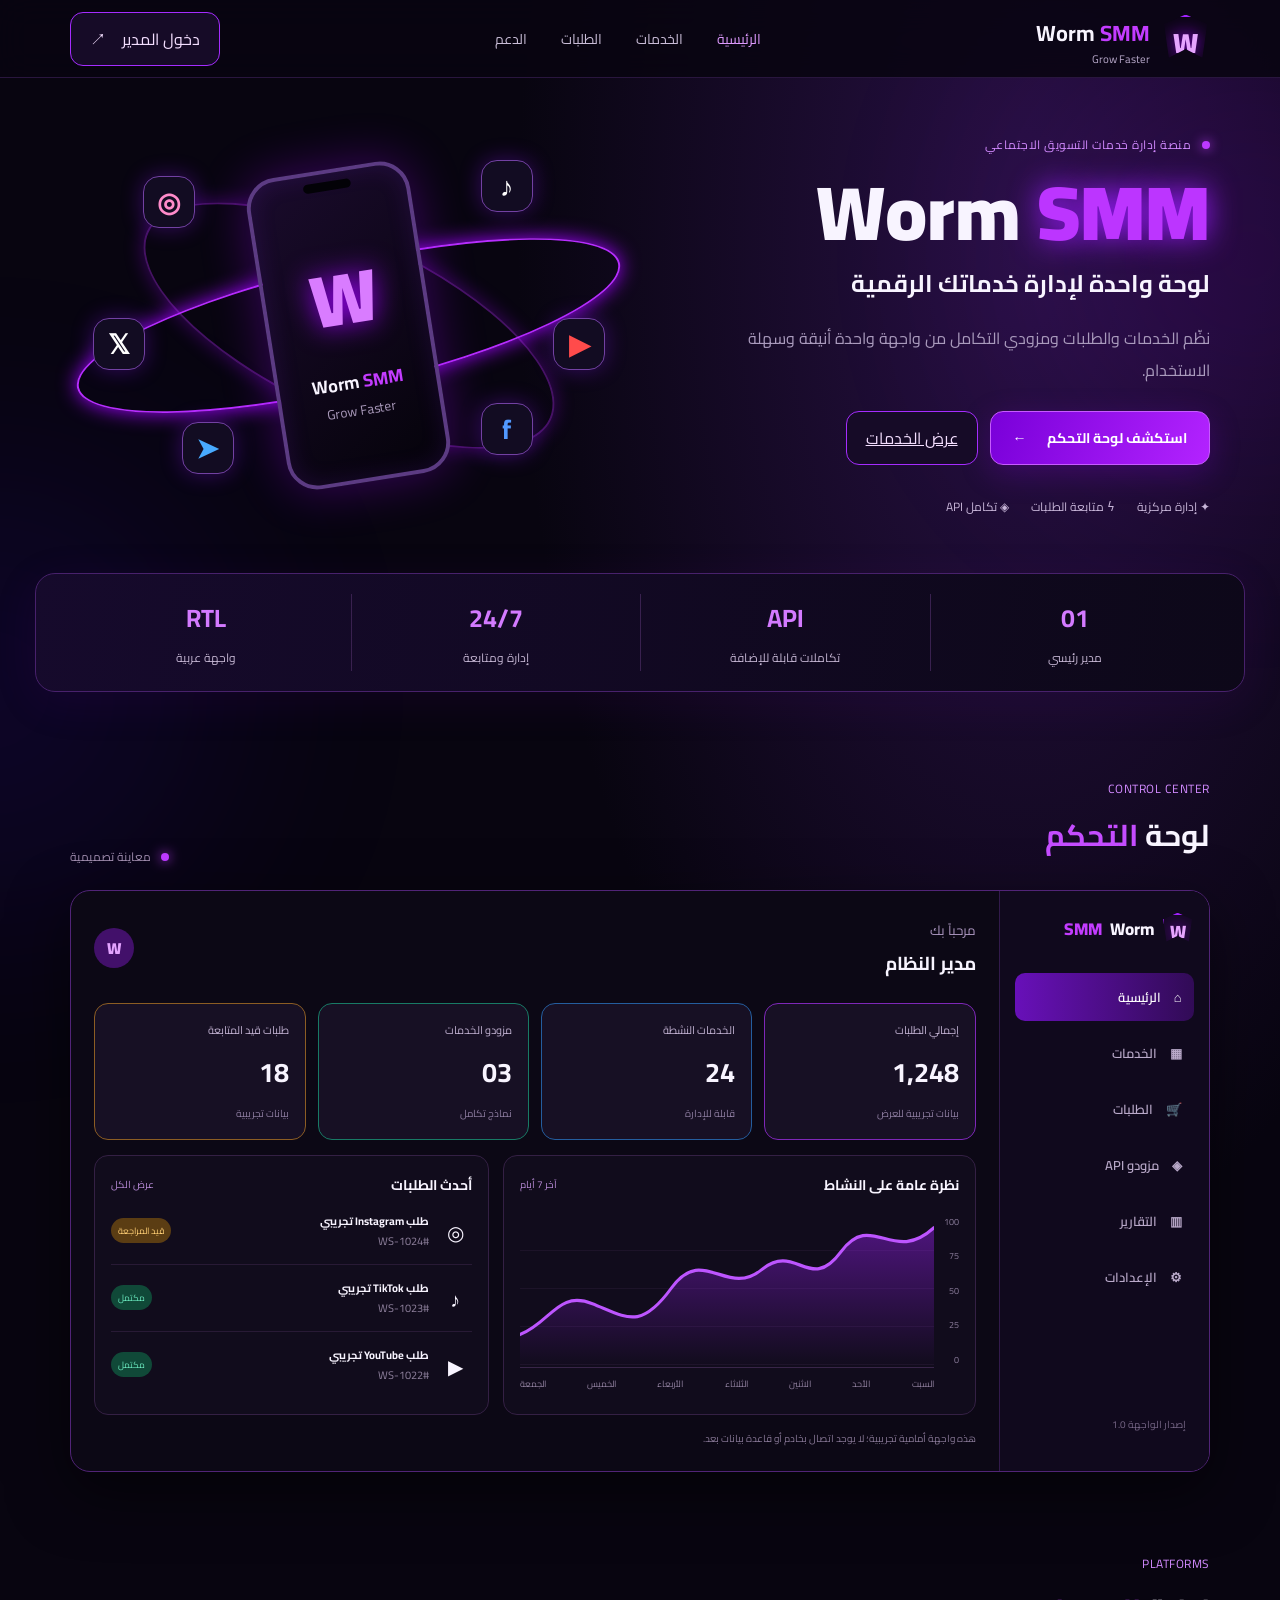
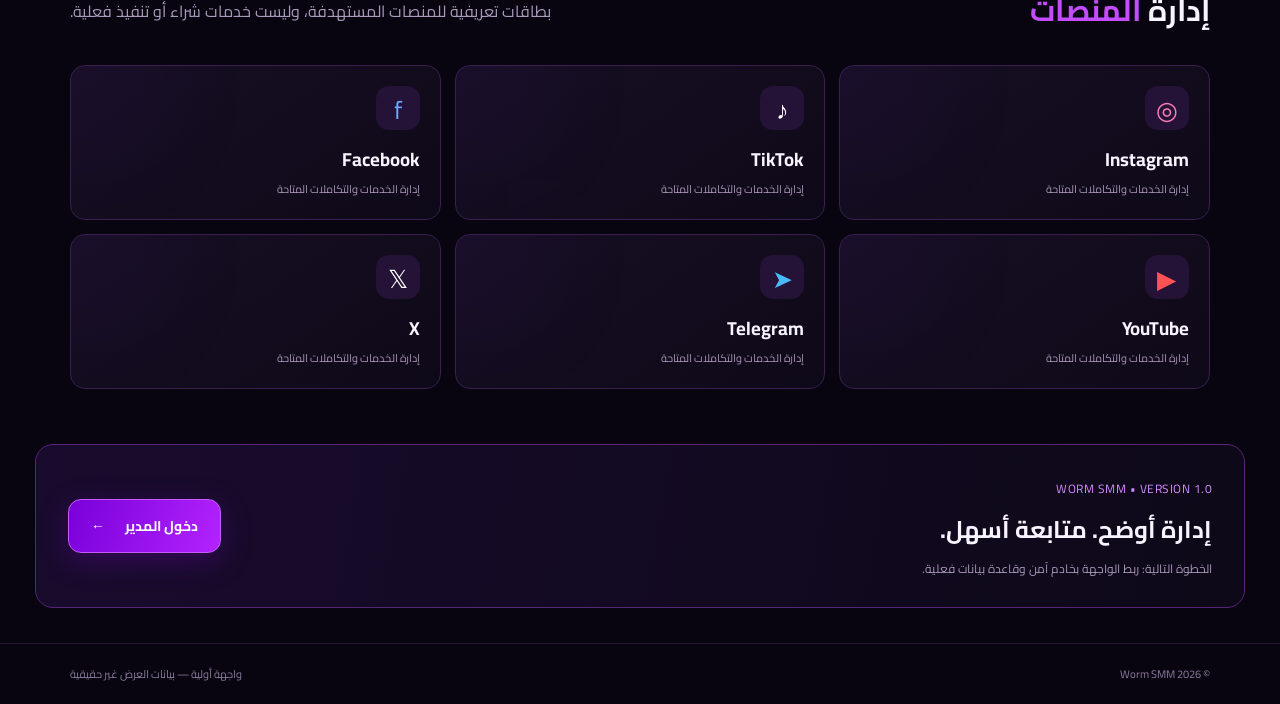
<file: index.html>
<!doctype html>
<html lang="ar" dir="rtl">
<head>
  <meta charset="utf-8">
  <meta name="viewport" content="width=device-width, initial-scale=1">
  <meta name="theme-color" content="#090511">
  <title>Worm SMM | لوحة الإدارة</title>
  <link rel="stylesheet" href="assets/style.css">
</head>
<body>
  <div class="ambient ambient-a"></div><div class="ambient ambient-b"></div>
  <header class="topbar">
    <a class="brand" href="#" aria-label="Worm SMM">
      <span class="brand-mark">W</span><span><b>Worm <em>SMM</em></b><small>Grow Faster</small></span>
    </a>
    <button class="menu-toggle" id="menuToggle" aria-label="فتح القائمة">☰</button>
    <nav class="topnav">
      <a class="active" href="#home">الرئيسية</a><a href="#services">الخدمات</a>
      <a href="#orders">الطلبات</a><a href="#support">الدعم</a>
    </nav>
    <button class="outline-btn" id="loginOpen">دخول المدير　↗</button>
  </header>

  <main>
    <section class="hero" id="home">
      <div class="hero-copy">
        <div class="eyebrow"><span class="dot"></span> منصة إدارة خدمات التسويق الاجتماعي</div>
        <h1>Worm <span>SMM</span></h1>
        <h2>لوحة واحدة لإدارة خدماتك الرقمية</h2>
        <p>نظّم الخدمات والطلبات ومزودي التكامل من واجهة واحدة أنيقة وسهلة الاستخدام.</p>
        <div class="hero-actions"><a class="primary-btn" href="#dashboard">استكشف لوحة التحكم <span>←</span></a><a class="secondary-btn" href="#services">عرض الخدمات</a></div>
        <div class="trust-row"><span>✦ إدارة مركزية</span><span>ϟ متابعة الطلبات</span><span>◈ تكامل API</span></div>
      </div>
      <div class="hero-art">
        <div class="orbit orbit-one"></div><div class="orbit orbit-two"></div>
        <div class="phone"><div class="phone-camera"></div><div class="phone-logo">W</div><b>Worm <em>SMM</em></b><small>Grow Faster</small></div>
        <div class="social s1">◎</div><div class="social s2">♪</div><div class="social s3">▶</div><div class="social s4">➤</div><div class="social s5">f</div><div class="social s6">𝕏</div>
      </div>
    </section>

    <section class="metrics">
      <div><strong>01</strong><span>مدير رئيسي</span></div><div><strong>API</strong><span>تكاملات قابلة للإضافة</span></div>
      <div><strong>24/7</strong><span>إدارة ومتابعة</span></div><div><strong>RTL</strong><span>واجهة عربية</span></div>
    </section>

    <section class="section" id="dashboard">
      <div class="section-heading"><div><span class="eyebrow">CONTROL CENTER</span><h2>لوحة <em>التحكم</em></h2></div><span class="live"><i></i> معاينة تصميمية</span></div>
      <div class="dashboard">
        <aside class="sidebar">
          <div class="side-brand"><span class="mini-mark">W</span> Worm <em>SMM</em></div>
          <button class="side-link selected" data-view="overview">⌂　الرئيسية</button>
          <button class="side-link" data-view="services">▦　الخدمات</button>
          <button class="side-link" data-view="orders">🛒　الطلبات</button>
          <button class="side-link" data-view="providers">◈　مزودو API</button>
          <button class="side-link" data-view="reports">▥　التقارير</button>
          <button class="side-link" data-view="settings">⚙　الإعدادات</button>
          <div class="sidebar-foot">إصدار الواجهة 1.0</div>
        </aside>
        <div class="dash-content">
          <div class="dash-top"><div><small>مرحباً بك</small><h3>مدير النظام</h3></div><div class="avatar">W</div></div>
          <div class="stat-grid">
            <article class="stat-card purple"><span>إجمالي الطلبات</span><b>1,248</b><small>بيانات تجريبية للعرض</small></article>
            <article class="stat-card blue"><span>الخدمات النشطة</span><b>24</b><small>قابلة للإدارة</small></article>
            <article class="stat-card green"><span>مزودو الخدمات</span><b>03</b><small>نماذج تكامل</small></article>
            <article class="stat-card amber"><span>طلبات قيد المتابعة</span><b>18</b><small>بيانات تجريبية</small></article>
          </div>
          <div class="dash-lower">
            <article class="panel chart-panel"><div class="panel-title"><h3>نظرة عامة على النشاط</h3><span>آخر 7 أيام</span></div>
              <div class="chart"><div class="chart-y"><span>100</span><span>75</span><span>50</span><span>25</span><span>0</span></div><svg viewBox="0 0 600 190" preserveAspectRatio="none" role="img" aria-label="رسم بياني تجريبي"><defs><linearGradient id="fill" x1="0" x2="0" y1="0" y2="1"><stop offset="0" stop-color="#a020ff" stop-opacity=".42"/><stop offset="1" stop-color="#a020ff" stop-opacity="0"/></linearGradient></defs><path d="M0 150 C45 135 55 95 105 112 S175 145 220 92 S300 105 350 70 S420 100 465 48 S540 65 600 18 L600 190 L0 190Z" fill="url(#fill)"/><path d="M0 150 C45 135 55 95 105 112 S175 145 220 92 S300 105 350 70 S420 100 465 48 S540 65 600 18" fill="none" stroke="#bd55ff" stroke-width="4" stroke-linecap="round"/></svg></div>
              <div class="chart-labels"><span>السبت</span><span>الأحد</span><span>الاثنين</span><span>الثلاثاء</span><span>الأربعاء</span><span>الخميس</span><span>الجمعة</span></div>
            </article>
            <article class="panel recent"><div class="panel-title"><h3>أحدث الطلبات</h3><a href="#orders">عرض الكل</a></div>
              <div class="order-row"><span class="platform instagram">◎</span><div><b>طلب Instagram تجريبي</b><small>#WS-1024</small></div><span class="status pending">قيد المراجعة</span></div>
              <div class="order-row"><span class="platform tiktok">♪</span><div><b>طلب TikTok تجريبي</b><small>#WS-1023</small></div><span class="status done">مكتمل</span></div>
              <div class="order-row"><span class="platform youtube">▶</span><div><b>طلب YouTube تجريبي</b><small>#WS-1022</small></div><span class="status done">مكتمل</span></div>
            </article>
          </div>
          <div class="view-note" id="viewNote">هذه واجهة أمامية تجريبية؛ لا يوجد اتصال بخادم أو قاعدة بيانات بعد.</div>
        </div>
      </div>
    </section>

    <section class="section services-section" id="services">
      <div class="section-heading"><div><span class="eyebrow">PLATFORMS</span><h2>إدارة <em>المنصات</em></h2></div><p>بطاقات تعريفية للمنصات المستهدفة، وليست خدمات شراء أو تنفيذ فعلية.</p></div>
      <div class="platform-grid">
        <article class="platform-card"><span class="platform-logo instagram">◎</span><h3>Instagram</h3><p>إدارة الخدمات والتكاملات المتاحة</p></article>
        <article class="platform-card"><span class="platform-logo tiktok">♪</span><h3>TikTok</h3><p>إدارة الخدمات والتكاملات المتاحة</p></article>
        <article class="platform-card"><span class="platform-logo facebook">f</span><h3>Facebook</h3><p>إدارة الخدمات والتكاملات المتاحة</p></article>
        <article class="platform-card"><span class="platform-logo youtube">▶</span><h3>YouTube</h3><p>إدارة الخدمات والتكاملات المتاحة</p></article>
        <article class="platform-card"><span class="platform-logo telegram">➤</span><h3>Telegram</h3><p>إدارة الخدمات والتكاملات المتاحة</p></article>
        <article class="platform-card"><span class="platform-logo xbrand">𝕏</span><h3>X</h3><p>إدارة الخدمات والتكاملات المتاحة</p></article>
      </div>
    </section>

    <section class="footer-cta" id="support"><div><span class="eyebrow">WORM SMM • VERSION 1.0</span><h2>إدارة أوضح. متابعة أسهل.</h2><p>الخطوة التالية: ربط الواجهة بخادم آمن وقاعدة بيانات فعلية.</p></div><button class="primary-btn" id="loginOpen2">دخول المدير <span>←</span></button></section>
  </main>
  <footer>© 2026 Worm SMM <span>واجهة أولية — بيانات العرض غير حقيقية</span></footer>

  <div class="modal" id="loginModal" aria-hidden="true"><div class="modal-card"><button class="modal-close" id="loginClose">×</button><div class="brand modal-brand"><span class="brand-mark">W</span><span><b>Worm <em>SMM</em></b><small>ADMIN ACCESS</small></span></div><h2>دخول المدير</h2><p>نموذج واجهة فقط؛ تسجيل الدخول غير موصول بعد.</p><label>اسم المستخدم<input placeholder="اسم المستخدم" autocomplete="username"></label><label>كلمة المرور<input placeholder="كلمة المرور" type="password" autocomplete="current-password"></label><button class="primary-btn full" id="demoLogin">معاينة لوحة التحكم</button><small class="form-hint" id="formHint"></small></div></div>
  <script src="assets/app.js"></script>
</body>
</html>
</file>
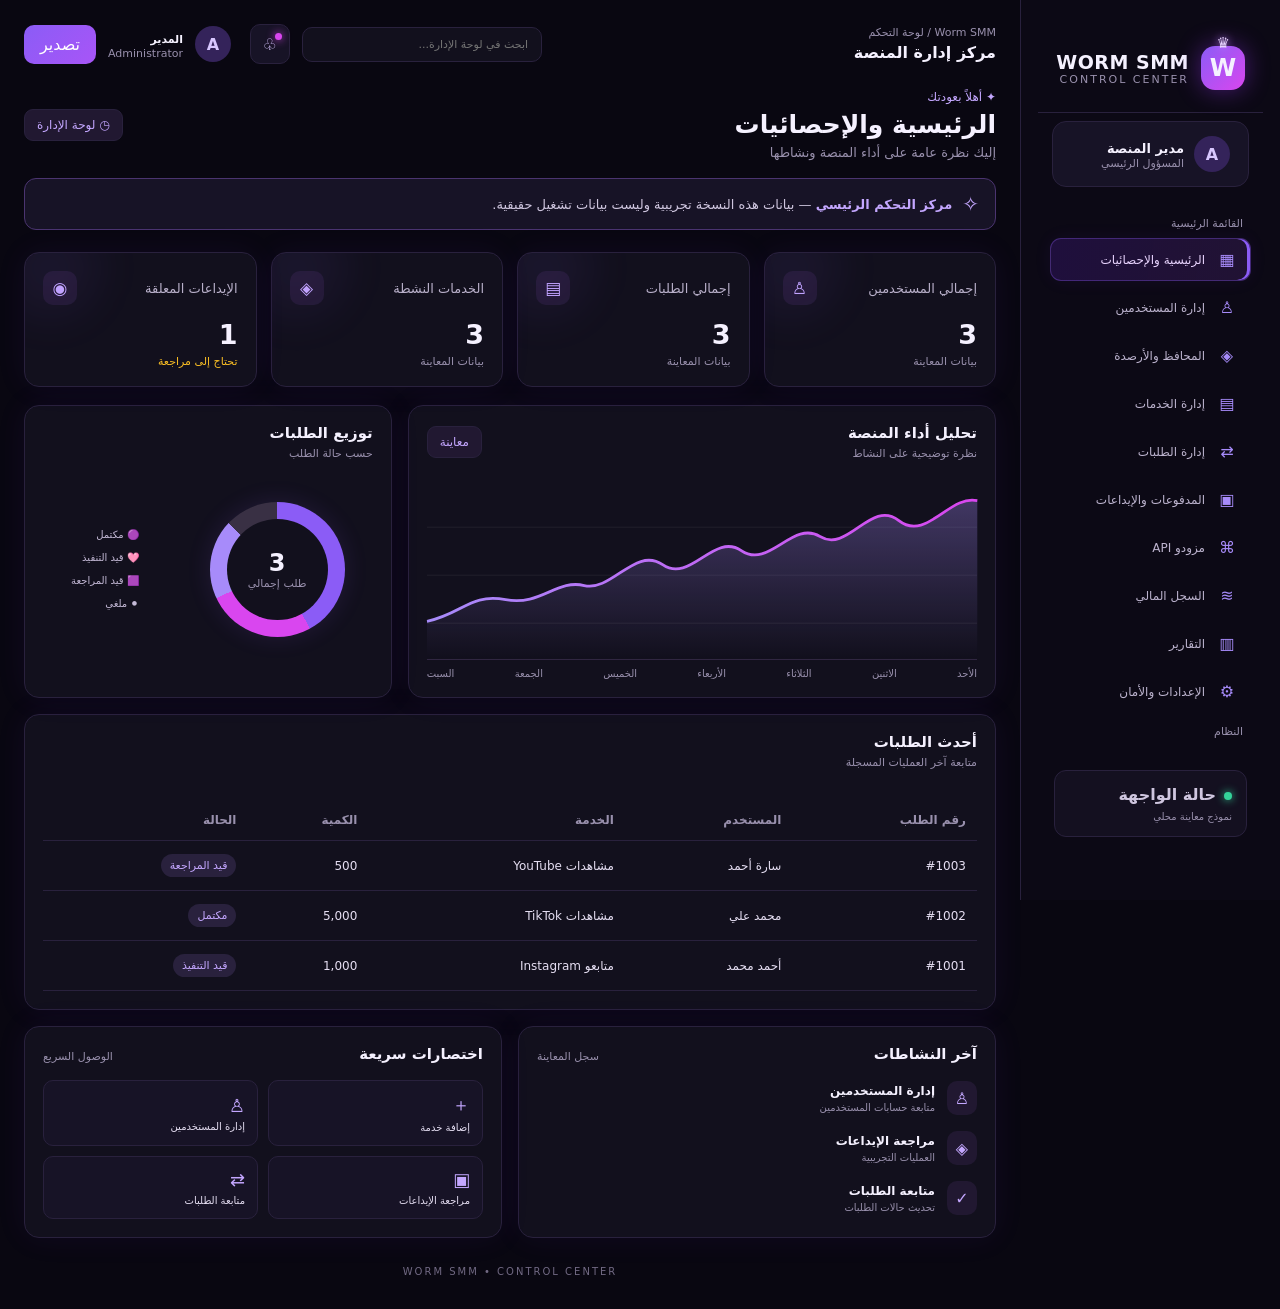
<file: admin.html>
<!DOCTYPE html>
<html lang="ar" dir="rtl">
<head>
<meta charset="UTF-8">
<meta name="viewport" content="width=device-width,initial-scale=1">
<meta name="theme-color" content="#090711">
<title>Worm SMM | لوحة الإدارة</title>
<link rel="stylesheet" href="assets/admin.css">
</head>
<body>

<div class="mobile-overlay" id="overlay"></div>
<div class="app">

<aside class="sidebar" id="sidebar">
  <div class="brand">
    <div class="logo">W</div>
    <div><strong>WORM SMM</strong><small>CONTROL CENTER</small></div>
  </div>

  <div class="admin-mini">
    <div class="avatar">A</div>
    <div><b>مدير المنصة</b><small>المسؤول الرئيسي</small></div>
  </div>

  <div class="nav-label">القائمة الرئيسية</div>
  <nav class="nav">
    <button class="nav-link active" data-section="overview"><span>▦</span>الرئيسية والإحصائيات</button>
    <button class="nav-link" data-section="users"><span>♙</span>إدارة المستخدمين</button>
    <button class="nav-link" data-section="wallets"><span>◈</span>المحافظ والأرصدة</button>
    <button class="nav-link" data-section="services"><span>▤</span>إدارة الخدمات</button>
    <button class="nav-link" data-section="orders"><span>⇄</span>إدارة الطلبات</button>
    <button class="nav-link" data-section="payments"><span>▣</span>المدفوعات والإيداعات</button>
    <button class="nav-link" data-section="providers"><span>⌘</span>مزودو API</button>
    <button class="nav-link" data-section="ledger"><span>≋</span>السجل المالي</button>
    <button class="nav-link" data-section="reports"><span>▥</span>التقارير</button>
    <button class="nav-link" data-section="settings"><span>⚙</span>الإعدادات والأمان</button>
  </nav>

  <div class="nav-label">النظام</div>
  <div class="side-bottom">
    <div><i class="online-dot"></i><b>حالة الواجهة</b></div>
    <small>نموذج معاينة محلي</small>
  </div>
</aside>

<main class="main">
<header class="topbar">
  <div class="top-left">
    <button class="menu-btn" id="menuToggle">☰</button>
    <div>
      <div class="top-crumb">Worm SMM / لوحة التحكم</div>
      <div class="top-heading">مركز إدارة المنصة</div>
    </div>
  </div>
  <div class="top-actions">
    <input class="search" placeholder="ابحث في لوحة الإدارة...">
    <button class="icon-btn" aria-label="الإشعارات">♧<i class="ping"></i></button>
    <div class="top-user">
      <div class="avatar">A</div>
      <div class="user-name"><b>المدير</b><small>Administrator</small></div>
    </div>
    <button id="exportButton" class="export-button">تصدير</button>
  </div>
</header>

<section class="welcome">
  <div>
    <div class="eyebrow">✦ أهلاً بعودتك</div>
    <h1 id="pageTitle">مرحباً بك في Worm SMM</h1>
    <p>إليك نظرة عامة على أداء المنصة ونشاطها</p>
  </div>
  <div class="date">◷ لوحة الإدارة</div>
</section>

<div class="notice">
  <span>✧</span>
  <div><b>مركز التحكم الرئيسي</b> — بيانات هذه النسخة تجريبية وليست بيانات تشغيل حقيقية.</div>
</div>

<section id="overview" class="dashboard-section active">
  <div class="stats">
    <article class="stat">
      <div class="stat-head"><span>إجمالي المستخدمين</span><i class="stat-icon">♙</i></div>
      <strong id="statUsers">0</strong><div class="trend">بيانات المعاينة</div>
    </article>
    <article class="stat">
      <div class="stat-head"><span>إجمالي الطلبات</span><i class="stat-icon">▤</i></div>
      <strong id="statOrders">0</strong><div class="trend">بيانات المعاينة</div>
    </article>
    <article class="stat">
      <div class="stat-head"><span>الخدمات النشطة</span><i class="stat-icon">◈</i></div>
      <strong id="statServices">0</strong><div class="trend">بيانات المعاينة</div>
    </article>
    <article class="stat">
      <div class="stat-head"><span>الإيداعات المعلقة</span><i class="stat-icon">◉</i></div>
      <strong id="statPayments">0</strong><div class="trend warning-text">تحتاج إلى مراجعة</div>
    </article>
  </section>

  <section class="content-grid">
    <article class="panel">
      <div class="panel-head">
        <div><h3>تحليل أداء المنصة</h3><small>نظرة توضيحية على النشاط</small></div>
        <span class="period">معاينة</span>
      </div>
      <div class="chart">
        <svg viewBox="0 0 700 190" preserveAspectRatio="none">
          <defs>
            <linearGradient id="area" x1="0" x2="0" y1="0" y2="1">
              <stop offset="0" stop-color="#a78bfa" stop-opacity=".32"/>
              <stop offset="1" stop-color="#a78bfa" stop-opacity="0"/>
            </linearGradient>
            <linearGradient id="line" x1="0" x2="1">
              <stop stop-color="#a78bfa"/><stop offset="1" stop-color="#d946ef"/>
            </linearGradient>
          </defs>
          <path d="M0 150 C45 142 55 120 100 127 S165 105 200 112 S265 70 300 90 S365 55 400 75 S465 42 500 60 S565 20 600 43 S665 15 700 22 L700 190 L0 190Z" fill="url(#area)"/>
          <path d="M0 150 C45 142 55 120 100 127 S165 105 200 112 S265 70 300 90 S365 55 400 75 S465 42 500 60 S565 20 600 43 S665 15 700 22" fill="none" stroke="url(#line)" stroke-width="3"/>
        </svg>
      </div>
      <div class="chart-labels"><span>الأحد</span><span>الاثنين</span><span>الثلاثاء</span><span>الأربعاء</span><span>الخميس</span><span>الجمعة</span><span>السبت</span></div>
    </article>

    <article class="panel">
      <div class="panel-head"><div><h3>توزيع الطلبات</h3><small>حسب حالة الطلب</small></div></div>
      <div class="donut-wrap">
        <div class="donut"><div><strong id="chartOrders">—</strong><small>طلب إجمالي</small></div></div>
        <div class="legend">
          <div>🟣 مكتمل</div><div>🩷 قيد التنفيذ</div>
          <div>🟪 قيد المراجعة</div><div>⚫ ملغي</div>
        </div>
      </div>
    </article>
  </section>

  <article class="panel table-panel">
    <div class="panel-head"><div><h3>أحدث الطلبات</h3><small>متابعة آخر العمليات المسجلة</small></div></div>
    <div id="recentOrders" class="table-wrap"></div>
  </article>

  <section class="bottom-grid">
    <article class="panel">
      <div class="panel-head"><h3>آخر النشاطات</h3><small>سجل المعاينة</small></div>
      <div class="activity">
        <div class="activity-item"><div class="activity-icon">♙</div><div><b>إدارة المستخدمين</b><small>متابعة حسابات المستخدمين</small></div></div>
        <div class="activity-item"><div class="activity-icon">◈</div><div><b>مراجعة الإيداعات</b><small>العمليات التجريبية</small></div></div>
        <div class="activity-item"><div class="activity-icon">✓</div><div><b>متابعة الطلبات</b><small>تحديث حالات الطلبات</small></div></div>
      </div>
    </article>
    <article class="panel">
      <div class="panel-head"><h3>اختصارات سريعة</h3><small>الوصول السريع</small></div>
      <div class="quick">
        <button data-add="service"><span>＋</span>إضافة خدمة</button>
        <button data-section-link="users"><span>♙</span>إدارة المستخدمين</button>
        <button data-section-link="payments"><span>▣</span>مراجعة الإيداعات</button>
        <button data-section-link="orders"><span>⇄</span>متابعة الطلبات</button>
      </div>
    </article>
  </section>
</section>

<section id="users" class="dashboard-section">
  <div class="section-heading"><div><h2>إدارة المستخدمين</h2><p>عرض وإدارة حسابات المعاينة</p></div><button class="primary-button" data-add="user">إضافة مستخدم</button></div>
  <div id="usersContent"></div>
</section>

<section id="wallets" class="dashboard-section">
  <div class="section-heading"><div><h2>المحافظ والأرصدة</h2><p>أرصدة افتراضية للاختبار فقط</p></div></div>
  <div id="walletsContent"></div>
</section>

<section id="services" class="dashboard-section">
  <div class="section-heading"><div><h2>إدارة الخدمات</h2><p>إدارة خدمات المعاينة وأسعارها</p></div><button class="primary-button" data-add="service">إضافة خدمة</button></div>
  <div id="servicesContent"></div>
</section>

<section id="orders" class="dashboard-section">
  <div class="section-heading"><div><h2>إدارة الطلبات</h2><p>متابعة حالات الطلبات التجريبية</p></div></div>
  <div id="ordersContent"></div>
</section>

<section id="payments" class="dashboard-section">
  <div class="section-heading"><div><h2>المدفوعات والإيداعات</h2><p>مراجعة عمليات الدفع التجريبية</p></div></div>
  <div id="paymentsContent"></div>
</section>

<section id="providers" class="dashboard-section">
  <div class="section-heading"><div><h2>مزودو API</h2><p>سجل تجريبي لمزودي الخدمات</p></div><button class="primary-button" data-add="provider">إضافة مزود</button></div>
  <div id="providersContent"></div>
</section>

<section id="ledger" class="dashboard-section">
  <div class="section-heading"><div><h2>السجل المالي</h2><p>الحركات المالية الافتراضية</p></div></div>
  <div id="ledgerContent"></div>
</section>

<section id="reports" class="dashboard-section">
  <div class="section-heading"><div><h2>التقارير</h2><p>ملخص إحصائي من بيانات المعاينة</p></div></div>
  <div id="reportsContent"></div>
</section>

<section id="settings" class="dashboard-section">
  <div class="section-heading"><div><h2>الإعدادات والأمان</h2><p>إعدادات واجهة المعاينة المحلية</p></div></div>
  <div id="settingsContent"></div>
</section>

<footer class="footer">WORM SMM • CONTROL CENTER</footer>
</main>
</div>

<div id="dialog" class="dialog" aria-hidden="true">
  <div class="dialog-card">
    <button id="dialogClose" class="dialog-close" aria-label="إغلاق">×</button>
    <h2 id="dialogTitle">إضافة عنصر</h2>
    <form id="dialogForm"></form>
  </div>
</div>

<script src="assets/admin.js"></script>
</body>
</html>
</file>
<file: assets/style.css>
@import url('https://fonts.googleapis.com/css2?family=Cairo:wght@400;500;600;700;800;900&display=swap');
:root{--bg:#080510;--panel:#100a1d;--panel2:#160d28;--line:#382052;--purple:#9b19f5;--pink:#d34cff;--text:#f8f4ff;--muted:#aa9bbd;--green:#18d5a0}
*{box-sizing:border-box}html{scroll-behavior:smooth}body{margin:0;background:radial-gradient(ellipse at 80% 10%,#281044 0,transparent 35%),var(--bg);color:var(--text);font-family:"Cairo",Tahoma,sans-serif;overflow-x:hidden}.ambient{position:fixed;width:420px;height:420px;border-radius:50%;filter:blur(130px);opacity:.12;pointer-events:none;z-index:-1}.ambient-a{background:#a000ff;top:5%;right:-180px}.ambient-b{background:#4213ff;bottom:0;left:-220px}.topbar{height:78px;padding:0 5.5%;display:flex;align-items:center;justify-content:space-between;border-bottom:1px solid #29163e;background:#090511dd;backdrop-filter:blur(16px);position:sticky;top:0;z-index:10}.brand{display:flex;align-items:center;gap:12px;color:var(--text);text-decoration:none}.brand b{font-size:22px}.brand em,.side-brand em{font-style:normal;color:#c33cff}.brand small{display:block;color:#b6a7c8;font-size:11px;line-height:1}.brand-mark,.mini-mark{display:grid;place-items:center;color:#e6a5ff;font-weight:900;text-shadow:0 0 18px #a000ff;border:2px solid #a323ff;clip-path:polygon(50% 0,95% 20%,85% 90%,50% 72%,15% 90%,5% 20%);width:48px;height:48px;font-size:28px}.topnav{display:flex;gap:34px}.topnav a{color:#c9bdd7;text-decoration:none;font-size:14px}.topnav a:hover,.topnav .active{color:#df9bff}.outline-btn,.secondary-btn{border:1px solid #a52cff;color:#f4dfff;background:#160b27;border-radius:13px;padding:11px 19px;font:inherit;cursor:pointer}.menu-toggle{display:none}.hero{max-width:1320px;margin:auto;min-height:475px;padding:55px 5.5%;display:grid;grid-template-columns:1fr 1fr;align-items:center;gap:25px}.eyebrow{font-size:12px;color:#d28aff;letter-spacing:.5px}.dot,.live i{display:inline-block;width:8px;height:8px;border-radius:50%;background:#bc39ff;box-shadow:0 0 12px #c13cff;margin-left:7px}.hero h1{font-size:clamp(48px,6vw,78px);direction:ltr;text-align:right;line-height:1;margin:18px 0 8px;font-weight:900}.hero h1 span{color:#bc35ff;text-shadow:0 0 30px #9c1cff}.hero h2{font-size:24px;margin:10px 0}.hero p,.section-heading p{color:var(--muted);line-height:2;max-width:520px}.hero-actions{display:flex;gap:12px;margin-top:25px;flex-wrap:wrap}.primary-btn{display:inline-flex;align-items:center;justify-content:center;gap:20px;background:linear-gradient(110deg,#7900d9,#b323ff);border:1px solid #c75bff;color:white;text-decoration:none;padding:13px 22px;border-radius:13px;font:700 14px "Cairo",sans-serif;box-shadow:0 8px 30px #8500d944;cursor:pointer}.trust-row{display:flex;gap:22px;color:#c7b5d8;font-size:12px;margin-top:30px;flex-wrap:wrap}.hero-art{height:370px;position:relative;display:grid;place-items:center}.phone{height:315px;width:165px;border:4px solid #5c3b83;border-radius:31px;background:linear-gradient(145deg,#1a0b2c,#05030a);box-shadow:0 0 50px #a000ff55,inset 0 0 25px #8d2bff22;transform:rotate(-9deg);display:flex;align-items:center;justify-content:center;flex-direction:column;z-index:2}.phone-camera{position:absolute;top:8px;width:48px;height:9px;border-radius:10px;background:#030207}.phone-logo{font-size:74px;color:#d97cff;font-weight:900;text-shadow:0 0 28px #a000ff}.phone b{font-size:18px}.phone em{font-style:normal;color:#c33cff}.phone small{color:#a999ba}.orbit{position:absolute;border:2px solid #b72dff;border-radius:50%;width:100%;height:125px;transform:rotate(-13deg);box-shadow:0 0 20px #a000ff}.orbit-two{width:80%;height:175px;transform:rotate(25deg);opacity:.35}.social{position:absolute;z-index:3;width:52px;height:52px;border-radius:16px;display:grid;place-items:center;font-size:27px;font-weight:bold;background:#120c22;border:1px solid #7241a2;box-shadow:0 0 22px #8d16ff55}.s1{top:36px;left:13%;color:#ff8bca}.s2{top:20px;right:17%;color:#fff}.s3{right:4%;top:48%;color:#ff4b4b}.s4{bottom:36px;left:20%;color:#48aaff}.s5{bottom:55px;right:17%;color:#5299ff}.s6{top:48%;left:4%;color:#fff}.metrics{max-width:1210px;margin:0 auto 45px;padding:20px 25px;border:1px solid #48216c;border-radius:20px;background:linear-gradient(100deg,#160a2c,#0d0819);display:grid;grid-template-columns:repeat(4,1fr);box-shadow:0 10px 45px #6800a51a}.metrics div{text-align:center;border-left:1px solid #39214f}.metrics div:last-child{border:0}.metrics strong{display:block;color:#d37aff;font-size:25px}.metrics span{color:#c3b4d1;font-size:12px}.section{max-width:1320px;margin:0 auto;padding:35px 5.5% 55px}.section-heading{display:flex;align-items:end;justify-content:space-between;margin-bottom:22px;gap:20px}.section-heading h2{font-size:30px;margin:5px 0}.section-heading h2 em{font-style:normal;color:#c44cff}.live{font-size:12px;color:#9e8bac}.dashboard{display:grid;grid-template-columns:210px 1fr;border:1px solid #512477;border-radius:20px;overflow:hidden;background:#0c0815;box-shadow:0 20px 60px #0008}.sidebar{padding:22px 15px;background:#10091d;border-left:1px solid #321a4b;display:flex;flex-direction:column;gap:8px}.side-brand{font-weight:800;font-size:17px;margin:0 0 20px;display:flex;align-items:center;gap:8px}.mini-mark{width:32px;height:32px;font-size:18px}.side-link{border:0;background:transparent;color:#b9a9c9;text-align:right;padding:12px;border-radius:10px;font:600 13px "Cairo",sans-serif;cursor:pointer}.side-link:hover,.side-link.selected{background:linear-gradient(90deg,#6810b9,#310b56);color:white}.sidebar-foot{margin-top:auto;color:#756585;font-size:10px;padding:15px 8px}.dash-content{padding:23px;min-width:0}.dash-top{display:flex;align-items:center;justify-content:space-between;margin-bottom:20px}.dash-top small{color:#a994bd}.dash-top h3{margin:2px 0}.avatar{width:40px;height:40px;border-radius:50%;display:grid;place-items:center;background:#42106a;color:#e3a3ff;font-weight:900}.stat-grid{display:grid;grid-template-columns:repeat(4,1fr);gap:12px}.stat-card{padding:16px;border:1px solid #4b2867;border-radius:14px;background:#171024;min-width:0}.stat-card span,.stat-card small{display:block;color:#c1b1d1;font-size:11px}.stat-card b{display:block;font-size:27px;margin:7px 0;direction:ltr;text-align:right}.stat-card small{font-size:10px;color:#8e7da1}.stat-card.purple{border-color:#7e27b8}.stat-card.blue{border-color:#245d9e}.stat-card.green{border-color:#187a65}.stat-card.amber{border-color:#8c5d23}.dash-lower{display:grid;grid-template-columns:1.2fr 1fr;gap:14px;margin-top:15px}.panel{border:1px solid #342044;background:#110c1c;border-radius:14px;padding:16px;min-width:0}.panel-title{display:flex;justify-content:space-between;align-items:center;gap:10px}.panel-title h3{font-size:14px;margin:0}.panel-title span,.panel-title a{font-size:10px;color:#b78ad6;text-decoration:none}.chart{height:155px;display:flex;gap:10px;margin-top:15px}.chart-y{display:flex;flex-direction:column;justify-content:space-between;color:#897b99;font-size:9px}.chart svg{width:100%;height:100%;border-bottom:1px solid #382548;background:repeating-linear-gradient(to bottom,transparent 0,transparent 37px,#291b36 38px)}.chart-labels{display:flex;justify-content:space-between;padding-right:25px;color:#91819f;font-size:9px;margin-top:7px}.order-row{display:flex;align-items:center;gap:10px;padding:13px 0;border-bottom:1px solid #281a35}.order-row:last-child{border:0}.platform{width:33px;height:33px;border-radius:10px;display:grid;place-items:center;font-size:20px}.order-row div{flex:1;min-width:0}.order-row b,.order-row small{display:block;font-size:11px}.order-row small{color:#8f819d}.status{font-size:9px;padding:4px 7px;border-radius:20px;white-space:nowrap}.status.pending{color:#ffcf76;background:#5b3d13}.status.done{color:#69e7bc;background:#104938}.view-note{margin-top:14px;color:#877795;font-size:10px}.services-section{padding-top:20px}.platform-grid{display:grid;grid-template-columns:repeat(3,1fr);gap:14px}.platform-card{border:1px solid #39204e;border-radius:15px;background:linear-gradient(145deg,#171024,#0e0918);padding:20px;position:relative;overflow:hidden}.platform-card:after{content:"";position:absolute;width:100px;height:100px;border-radius:50%;background:#a000ff;filter:blur(70px);opacity:.13;left:-30px;top:-30px}.platform-logo{width:44px;height:44px;display:grid;place-items:center;border-radius:13px;font-size:25px;background:#241237}.platform-logo.instagram{color:#ff7eb9}.platform-logo.tiktok{color:#fff}.platform-logo.facebook{color:#68aaff}.platform-logo.youtube{color:#ff5252}.platform-logo.telegram{color:#4abaff}.platform-logo.xbrand{color:#fff}.platform-card h3{margin:12px 0 2px}.platform-card p{font-size:11px;color:#a895b8;margin:0}.footer-cta{max-width:1210px;margin:0 auto 35px;padding:27px 32px;border:1px solid #542578;border-radius:18px;background:linear-gradient(100deg,#190b2d,#0d0918);display:flex;justify-content:space-between;align-items:center;gap:20px}.footer-cta h2{margin:5px 0}.footer-cta p{color:#a997b9;font-size:12px;margin:0}footer{border-top:1px solid #271735;padding:20px 5.5%;display:flex;justify-content:space-between;color:#8d7b9e;font-size:11px}.modal{position:fixed;inset:0;background:#05020bdc;display:none;place-items:center;padding:20px;z-index:20}.modal.open{display:grid}.modal-card{width:min(100%,420px);background:#130b20;border:1px solid #7330a0;border-radius:20px;padding:28px;position:relative;box-shadow:0 0 70px #8700d944}.modal-close{position:absolute;left:18px;top:12px;background:none;border:0;color:#fff;font-size:28px;cursor:pointer}.modal-brand{margin-bottom:20px}.modal-card h2{margin:0}.modal-card p,.form-hint{color:#a895b7;font-size:12px}.modal-card label{display:block;margin:14px 0;color:#d8c6e8;font-size:12px}.modal-card input{display:block;width:100%;margin-top:7px;background:#090611;border:1px solid #49305f;border-radius:10px;padding:13px;color:white;font:inherit;outline:none}.modal-card input:focus{border-color:#bd45ff}.full{width:100%;margin-top:8px}.form-hint{display:block;text-align:center;margin-top:12px}.menu-toggle{background:none;border:1px solid #512477;color:white;border-radius:8px;padding:7px 11px}
@media(max-width:850px){.topbar{padding:0 4%}.topnav{gap:14px}.hero{padding:40px 5%;grid-template-columns:1fr}.hero-copy{text-align:center}.hero p{margin:auto}.hero-actions,.trust-row{justify-content:center}.hero-art{height:300px}.metrics{margin:0 4% 25px}.dashboard{grid-template-columns:155px 1fr}.stat-grid{grid-template-columns:repeat(2,1fr)}.dash-lower{grid-template-columns:1fr}.section{padding-left:4%;padding-right:4%}}
@media(max-width:600px){.topbar{height:68px}.brand b{font-size:18px}.brand-mark{width:40px;height:40px}.menu-toggle{display:block;margin-right:auto;margin-left:10px}.topnav{display:none;position:absolute;top:68px;right:0;left:0;background:#10091b;padding:15px;flex-direction:column;border-bottom:1px solid #48216a}.topnav.open{display:flex}.outline-btn{padding:8px 10px;font-size:11px}.hero{padding-top:35px}.hero h1{font-size:52px}.hero h2{font-size:19px}.hero-art{height:265px}.phone{height:235px;width:130px}.phone-logo{font-size:55px}.social{width:42px;height:42px;font-size:22px}.metrics{grid-template-columns:repeat(2,1fr);gap:14px;padding:16px}.metrics div:nth-child(2){border:0}.section-heading{align-items:start;flex-direction:column}.section-heading h2{font-size:25px}.dashboard{grid-template-columns:1fr}.sidebar{display:grid;grid-template-columns:repeat(3,1fr);gap:5px;border-left:0;border-bottom:1px solid #321a4b}.side-brand{grid-column:1/-1;margin:0 0 8px}.side-link{text-align:center;padding:9px 4px;font-size:11px}.sidebar-foot{display:none}.dash-content{padding:13px}.stat-grid{gap:7px}.stat-card{padding:12px}.stat-card b{font-size:22px}.platform-grid{grid-template-columns:repeat(2,1fr);gap:9px}.platform-card{padding:14px}.footer-cta{margin:0 4% 25px;padding:20px;align-items:flex-start;flex-direction:column}footer{gap:8px;flex-direction:column}.chart{height:125px}}
</file>
<file: assets/admin.css>
@import url('https://fonts.googleapis.com/css2?family=Cairo:wght@400;500;600;700;800;900&display=swap');
:root{--bg:#090711;--panel:#12101d;--panel2:#171326;--line:#29213d;--purple:#8b5cf6;--purple2:#a78bfa;--pink:#d946ef;--text:#f5f1ff;--muted:#9990ad;--green:#34d399;--orange:#fbbf24;--red:#fb7185;--shadow:0 0 32px #7c3aed12}
*{box-sizing:border-box}body{margin:0;background:radial-gradient(ellipse at 80% -15%,#55218a35,transparent 38%),radial-gradient(ellipse at 5% 30%,#32115a24,transparent 35%),var(--bg);color:var(--text);font-family:'Cairo',Tahoma,sans-serif;min-height:100vh}button{font:inherit;cursor:pointer}.app{display:grid;grid-template-columns:260px minmax(0,1fr);min-height:100vh}.sidebar{background:#0d0a16ed;border-left:1px solid var(--line);padding:24px 17px;position:sticky;top:0;height:100vh;overflow:auto}.brand{display:flex;align-items:center;gap:12px;padding:5px 7px 25px;border-bottom:1px solid var(--line)}.logo{width:48px;height:48px;border-radius:15px;display:grid;place-items:center;background:linear-gradient(145deg,#a855f7,#4c1d95);box-shadow:0 0 25px #9333ea75;font-size:26px;font-weight:900;position:relative}.logo:after{content:'♛';position:absolute;font-size:15px;top:-12px;right:15px;color:#e9d5ff;text-shadow:0 0 8px #c084fc}.brand strong{font-size:19px;letter-spacing:.5px}.brand small{display:block;color:var(--purple2);font-size:10px;letter-spacing:2px;direction:ltr;text-align:right}.admin-mini{display:flex;align-items:center;gap:11px;padding:20px 7px}.avatar{width:38px;height:38px;border-radius:50%;background:linear-gradient(135deg,#6d28d9,#c026d3);display:grid;place-items:center;font-weight:800}.admin-mini b{font-size:13px}.admin-mini small{display:block;color:var(--muted);font-size:11px}.nav-label{color:#716984;font-size:10px;padding:14px 12px 8px}.nav{display:grid;gap:5px}.nav button{border:1px solid transparent;background:transparent;color:#bcb3ce;text-align:right;padding:11px 13px;border-radius:11px;font-size:12px;display:flex;align-items:center;gap:12px;transition:.2s}.nav button span{width:20px;text-align:center;font-size:16px}.nav button:hover{background:#211632;color:white}.nav button.active{background:linear-gradient(100deg,#6d28d933,#a855f722);border-color:#8b5cf655;color:#e9d5ff;box-shadow:inset -3px 0 var(--purple),0 0 18px #7c3aed12}.side-bottom{margin-top:28px;padding:14px;border:1px solid var(--line);border-radius:13px;background:#141020}.online-dot{display:inline-block;width:7px;height:7px;background:var(--green);border-radius:50%;box-shadow:0 0 9px var(--green);margin-left:7px}.side-bottom small{color:var(--muted);font-size:10px}.main{padding:25px 30px 40px;max-width:1600px;width:100%;margin:auto}.topbar{display:flex;align-items:center;justify-content:space-between;gap:15px;margin-bottom:27px}.top-left{display:flex;align-items:center;gap:12px}.menu-btn{display:none}.icon-btn,.menu-btn{width:40px;height:40px;border:1px solid var(--line);background:#151120;color:#d8c9f5;border-radius:12px;position:relative}.icon-btn .ping{position:absolute;width:7px;height:7px;background:var(--pink);border-radius:50%;top:8px;left:9px;box-shadow:0 0 8px var(--pink)}.top-actions{display:flex;align-items:center;gap:10px}.search{background:#12101b;border:1px solid var(--line);border-radius:12px;padding:9px 13px;color:var(--text);width:220px;outline:none;font-family:inherit;font-size:11px}.search:focus{border-color:var(--purple)}.top-user{display:flex;align-items:center;gap:9px;margin-right:7px}.top-user b{font-size:11px}.top-user small{display:block;color:var(--muted);font-size:10px}.welcome{display:flex;justify-content:space-between;align-items:flex-end;gap:20px;margin-bottom:22px}.eyebrow{color:var(--purple2);font-size:11px;margin-bottom:5px}.welcome h1{font-size:25px;margin:0;font-weight:800}.welcome p{margin:5px 0 0;color:var(--muted);font-size:11px}.date{border:1px solid var(--line);background:#151120;padding:9px 13px;border-radius:11px;color:#c9bfd9;font-size:11px}.notice{border:1px solid #8b5cf644;background:linear-gradient(90deg,#6d28d91c,#a855f70a);padding:11px 15px;border-radius:12px;color:#d9c8f7;font-size:11px;margin-bottom:20px;display:flex;align-items:center;gap:10px}.notice b{color:#c4a7ff}.stats{display:grid;grid-template-columns:repeat(4,minmax(0,1fr));gap:14px;margin-bottom:17px}.stat{background:linear-gradient(145deg,#171326,#100e19);border:1px solid var(--line);border-radius:16px;padding:17px;box-shadow:var(--shadow);position:relative;overflow:hidden}.stat:after{content:'';position:absolute;width:100px;height:100px;border-radius:50%;background:#8b5cf610;filter:blur(20px);left:-25px;top:-35px}.stat-head{display:flex;align-items:center;justify-content:space-between;color:#b5abc8;font-size:11px}.stat-icon{width:35px;height:35px;border-radius:11px;background:#8b5cf622;color:#c4a7ff;display:grid;place-items:center;font-size:17px}.stat strong{display:block;font-size:27px;margin:12px 0 2px;direction:ltr;text-align:right}.trend{font-size:10px;color:var(--green)}.trend span{color:var(--muted);margin-right:5px}.content-grid{display:grid;grid-template-columns:minmax(0,1.65fr) minmax(260px,.85fr);gap:15px;margin-bottom:16px}.panel{background:linear-gradient(145deg,#151221,#100e18);border:1px solid var(--line);border-radius:16px;padding:18px;box-shadow:var(--shadow);min-width:0}.panel-head{display:flex;align-items:center;justify-content:space-between;gap:10px;margin-bottom:17px}.panel-head h3{font-size:13px;margin:0}.panel-head small{font-size:10px;color:var(--muted)}.period{border:1px solid var(--line);border-radius:8px;background:#1a1527;color:#cfc2e5;padding:5px 9px;font-family:inherit;font-size:10px}.chart{height:190px;position:relative;border-bottom:1px solid #302641;background:repeating-linear-gradient(to bottom,transparent 0,transparent 46px,#ffffff0b 47px,#ffffff0b 48px)}.chart svg{width:100%;height:100%;overflow:visible}.chart-labels{display:flex;justify-content:space-between;color:#786f8b;font-size:9px;margin-top:8px}.donut-wrap{display:flex;align-items:center;justify-content:center;gap:22px;padding:8px 0 14px}.donut{width:142px;height:142px;border-radius:50%;background:conic-gradient(#a78bfa 0 42%,#d946ef 42% 68%,#6d28d9 68% 86%,#302443 86%);display:grid;place-items:center;position:relative;box-shadow:0 0 25px #8b5cf622}.donut:before{content:'';position:absolute;inset:17px;background:#151221;border-radius:50%}.donut div{position:relative;text-align:center}.donut strong{display:block;font-size:24px}.donut small{color:var(--muted);font-size:9px}.legend{display:grid;gap:11px}.legend div{font-size:10px;color:#c5bad7;white-space:nowrap}.key{display:inline-block;width:8px;height:8px;border-radius:3px;margin-left:7px}.table-panel{margin-bottom:16px}.table-wrap{overflow:auto}table{width:100%;border-collapse:collapse;white-space:nowrap}th{text-align:right;color:#8e849f;font-size:10px;font-weight:600;padding:11px 10px;border-bottom:1px solid var(--line)}td{padding:12px 10px;border-bottom:1px solid #ffffff0a;font-size:10px;color:#d4cce1}tbody tr:hover{background:#ffffff05}.pill{padding:4px 9px;border-radius:20px;font-size:9px;display:inline-block}.success{color:#6ee7b7;background:#10b98118}.pending{color:#fcd34d;background:#f59e0b18}.progress{color:#c4b5fd;background:#8b5cf622}.id{color:#b79bfa;direction:ltr;display:inline-block}.bottom-grid{display:grid;grid-template-columns:1fr 1fr;gap:15px}.activity{display:grid;gap:14px}.activity-item{display:flex;align-items:flex-start;gap:10px}.activity-icon{width:30px;height:30px;flex:0 0 30px;border-radius:10px;background:#8b5cf622;color:#c4b5fd;display:grid;place-items:center}.activity-item b{font-size:10px;display:block}.activity-item small{font-size:9px;color:var(--muted)}.quick{display:grid;grid-template-columns:repeat(2,1fr);gap:9px}.quick button{border:1px solid var(--line);background:#1a1527;color:#e7ddf7;border-radius:11px;padding:13px 9px;text-align:right;font-size:10px}.quick button:hover{border-color:#8b5cf6;background:#241938}.quick span{display:block;font-size:18px;margin-bottom:5px;color:#c4a7ff}.footer{text-align:center;color:#625a70;font-size:9px;padding:22px 0 0}.mobile-overlay{display:none}
@media(max-width:1050px){.app{grid-template-columns:225px minmax(0,1fr)}.main{padding:22px}.stats{grid-template-columns:repeat(2,1fr)}.content-grid{grid-template-columns:1fr}.chart{height:175px}}
@media(max-width:700px){.app{display:block}.sidebar{position:fixed;z-index:20;right:0;top:0;width:270px;transform:translateX(110%);transition:.25s;box-shadow:-20px 0 60px #0009}.sidebar.open{transform:translateX(0)}.mobile-overlay.show{display:block;position:fixed;inset:0;background:#0009;z-index:19}.main{padding:16px 13px 30px}.menu-btn{display:block}.topbar{margin-bottom:21px}.search{width:min(38vw,170px)}.top-user .user-name{display:none}.welcome{align-items:flex-start;flex-direction:column}.welcome h1{font-size:21px}.date{align-self:flex-start}.stats{gap:9px}.stat{padding:13px}.stat strong{font-size:23px}.stat-head{font-size:10px}.stat-icon{width:31px;height:31px}.content-grid,.bottom-grid{grid-template-columns:1fr}.panel{padding:14px}.donut-wrap{gap:15px}.donut{width:125px;height:125px}.quick button{padding:11px 8px}}
@media(max-width:380px){.main{padding-inline:10px}.stats{gap:7px}.stat strong{font-size:20px}.stat{padding:11px}.search{width:115px}.top-actions{gap:6px}.icon-btn,.menu-btn{width:36px;height:36px}}


/* Worm SMM integration layer */
* { box-sizing: border-box; }
body { margin: 0; background: #090711; color: #f5f1ff; font-family: system-ui, sans-serif; }
button, input { font: inherit; }
button { cursor: pointer; }

.app { display: flex; min-height: 100vh; }
.sidebar { width: 260px; flex: 0 0 260px; }
.main { min-width: 0; flex: 1; padding: 24px; }
.brand { display:flex; align-items:center; gap:12px; padding:22px 18px; }
.logo { width:44px; height:44px; display:grid; place-items:center; border-radius:14px; background:linear-gradient(135deg,#8b5cf6,#d946ef); font-size:24px; font-weight:900; }
.brand strong,.brand small,.admin-mini small,.top-user small { display:block; }
.brand small,.admin-mini small,.top-user small { color:#9990ad; font-size:11px; }
.admin-mini { display:flex; align-items:center; gap:10px; padding:14px 18px; margin:8px 14px 18px; background:#171326; border:1px solid #29213d; border-radius:14px; }
.avatar { width:36px; height:36px; display:grid; place-items:center; border-radius:50%; background:#34235a; color:#d8c7ff; font-weight:800; }
.nav-label { padding:12px 20px 8px; color:#9990ad; font-size:11px; }
.nav { display:grid; gap:5px; padding:0 12px; }
.nav-link { display:flex; align-items:center; gap:12px; width:100%; padding:12px 14px; border:0; border-radius:10px; color:#b9b0ca; background:transparent; text-align:right; }
.nav-link span { width:22px; color:#a78bfa; text-align:center; }
.nav-link:hover,.nav-link.active { color:#fff; background:linear-gradient(90deg,#39245e,#211831); }
.side-bottom { margin:24px 16px; padding:14px; border:1px solid #29213d; border-radius:12px; color:#cfc6df; }
.side-bottom small { display:block; margin-top:7px; color:#9990ad; }
.online-dot { display:inline-block; width:8px; height:8px; margin-left:8px; border-radius:50%; background:#34d399; }

.topbar { display:flex; align-items:center; justify-content:space-between; gap:16px; margin-bottom:26px; }
.top-left,.top-actions,.top-user { display:flex; align-items:center; gap:12px; }
.top-crumb { color:#9990ad; font-size:11px; }
.top-heading { font-weight:700; margin-top:4px; }
.top-actions { flex-wrap:wrap; }
.search { width:min(240px,30vw); padding:10px 13px; color:#f5f1ff; background:#12101d; border:1px solid #29213d; border-radius:10px; }
.icon-btn,.menu-btn { position:relative; border:1px solid #29213d; border-radius:10px; padding:9px 12px; color:#d8c7ff; background:#171326; }
.ping { position:absolute; top:7px; right:7px; width:6px; height:6px; border-radius:50%; background:#d946ef; }
.export-button,.primary-button { padding:10px 16px; color:white; border:0; border-radius:10px; background:linear-gradient(135deg,#8b5cf6,#a855f7); }
.menu-btn { display:none; }
.welcome { display:flex; align-items:center; justify-content:space-between; gap:16px; margin-bottom:18px; }
.welcome h1 { margin:6px 0; font-size:25px; }
.welcome p,.section-heading p { color:#9990ad; margin:0; font-size:13px; }
.eyebrow { color:#c4a7ff; font-size:12px; }
.date,.period { color:#c4a7ff; background:#211831; padding:8px 12px; border-radius:9px; font-size:12px; }
.notice { display:flex; align-items:center; gap:10px; padding:13px 16px; margin-bottom:22px; border:1px solid #4b3470; border-radius:12px; color:#cfc6df; background:#171326; font-size:13px; }
.notice span { color:#c4a7ff; font-size:20px; }
.stats { display:grid; grid-template-columns:repeat(4,minmax(0,1fr)); gap:14px; margin-bottom:18px; }
.stat,.panel { min-width:0; padding:18px; border:1px solid #29213d; border-radius:15px; background:#12101d; }
.stat-head,.panel-head { display:flex; align-items:center; justify-content:space-between; gap:10px; }
.stat-head { color:#b9b0ca; font-size:13px; }
.stat-icon { display:grid; place-items:center; width:34px; height:34px; border-radius:10px; color:#c4a7ff; background:#211831; font-style:normal; }
.stat strong { display:block; margin:14px 0 5px; font-size:27px; }
.trend { color:#9990ad; font-size:11px; }
.warning-text { color:#fbbf24; }
.content-grid { display:grid; grid-template-columns:1.6fr 1fr; gap:16px; margin-bottom:16px; }
.panel h3 { margin:0; font-size:15px; }
.panel-head small { display:block; margin-top:5px; color:#9990ad; font-size:11px; }
.chart { height:180px; margin-top:20px; }
.chart svg { width:100%; height:100%; overflow:visible; }
.chart-labels { display:flex; justify-content:space-between; color:#9990ad; font-size:10px; }
.donut-wrap { display:flex; align-items:center; justify-content:space-around; gap:15px; min-height:190px; flex-wrap:wrap; }
.donut { width:135px; height:135px; display:grid; place-items:center; border-radius:50%; background:conic-gradient(#8b5cf6 0 42%,#d946ef 42% 68%,#a78bfa 68% 87%,#393044 87%); position:relative; }
.donut:before { content:""; position:absolute; inset:17px; border-radius:50%; background:#12101d; }
.donut div { position:relative; text-align:center; }
.donut strong,.donut small { display:block; }
.donut small,.legend { color:#9990ad; font-size:11px; }
.legend { display:grid; gap:12px; }
.table-panel { margin-bottom:16px; }
.table-wrap,.table-container { width:100%; overflow-x:auto; margin-top:14px; }
table { width:100%; border-collapse:collapse; min-width:560px; }
th,td { padding:13px 11px; border-bottom:1px solid #29213d; text-align:right; white-space:nowrap; font-size:12px; }
th { color:#9990ad; font-weight:600; }
td { color:#e5def2; }
.status-badge,.badge { display:inline-block; padding:5px 9px; border-radius:20px; background:#29213d; color:#c4a7ff; font-size:11px; }
.bottom-grid { display:grid; grid-template-columns:1fr 1fr; gap:16px; }
.activity { display:grid; gap:16px; margin-top:18px; }
.activity-item { display:flex; align-items:center; gap:12px; }
.activity-icon { width:34px; height:34px; display:grid; place-items:center; border-radius:10px; background:#211831; color:#c4a7ff; }
.activity-item b,.activity-item small { display:block; }
.activity-item b { font-size:12px; }
.activity-item small { margin-top:4px; color:#9990ad; font-size:10px; }
.quick { display:grid; grid-template-columns:1fr 1fr; gap:10px; margin-top:16px; }
.quick button { padding:12px; border:1px solid #29213d; border-radius:10px; color:#e5def2; background:#171326; text-align:right; }
.quick button span { color:#c4a7ff; margin-left:8px; }
.dashboard-section { display:none; }
.dashboard-section.active { display:block; }
.section-heading { display:flex; justify-content:space-between; align-items:center; gap:12px; margin:10px 0 20px; }
.section-heading h2 { margin:0 0 6px; font-size:20px; }
.footer { padding:28px 0 8px; text-align:center; color:#716983; font-size:10px; letter-spacing:2px; }
.dialog { display:none; position:fixed; inset:0; z-index:1000; place-items:center; padding:18px; background:#05040bdc; }
.dialog.open { display:grid; }
.dialog-card { position:relative; width:min(520px,100%); max-height:90vh; overflow:auto; padding:24px; border:1px solid #392b54; border-radius:16px; background:#12101d; }
.dialog-close { position:absolute; left:16px; top:12px; border:0; color:#c4a7ff; background:transparent; font-size:25px; }
.dialog-card input,.dialog-card select,.dialog-card textarea { max-width:100%; }
.mobile-overlay { display:none; }

@media(max-width:1000px) {
  .stats { grid-template-columns:repeat(2,minmax(0,1fr)); }
  .content-grid { grid-template-columns:1fr; }
}
@media(max-width:760px) {
  .sidebar { position:fixed; z-index:900; top:0; right:0; bottom:0; transform:translateX(105%); transition:transform .25s; overflow-y:auto; box-shadow:0 0 35px #0008; }
  .sidebar.open { transform:translateX(0); }
  .mobile-overlay.show { display:block; position:fixed; inset:0; z-index:850; background:#05040bdc; }
  .main { padding:15px; }
  .menu-btn { display:block; }
  .topbar { align-items:flex-start; }
  .top-actions { justify-content:flex-end; }
  .search { display:none; }
  .user-name { display:none; }
  .welcome h1 { font-size:20px; }
  .stats { gap:10px; }
  .stat { padding:13px; }
  .stat strong { font-size:22px; }
  .bottom-grid { grid-template-columns:1fr; }
}
@media(max-width:420px) {
  .stats { grid-template-columns:1fr 1fr; }
  .quick { grid-template-columns:1fr; }
  .date { display:none; }
}
</file>
